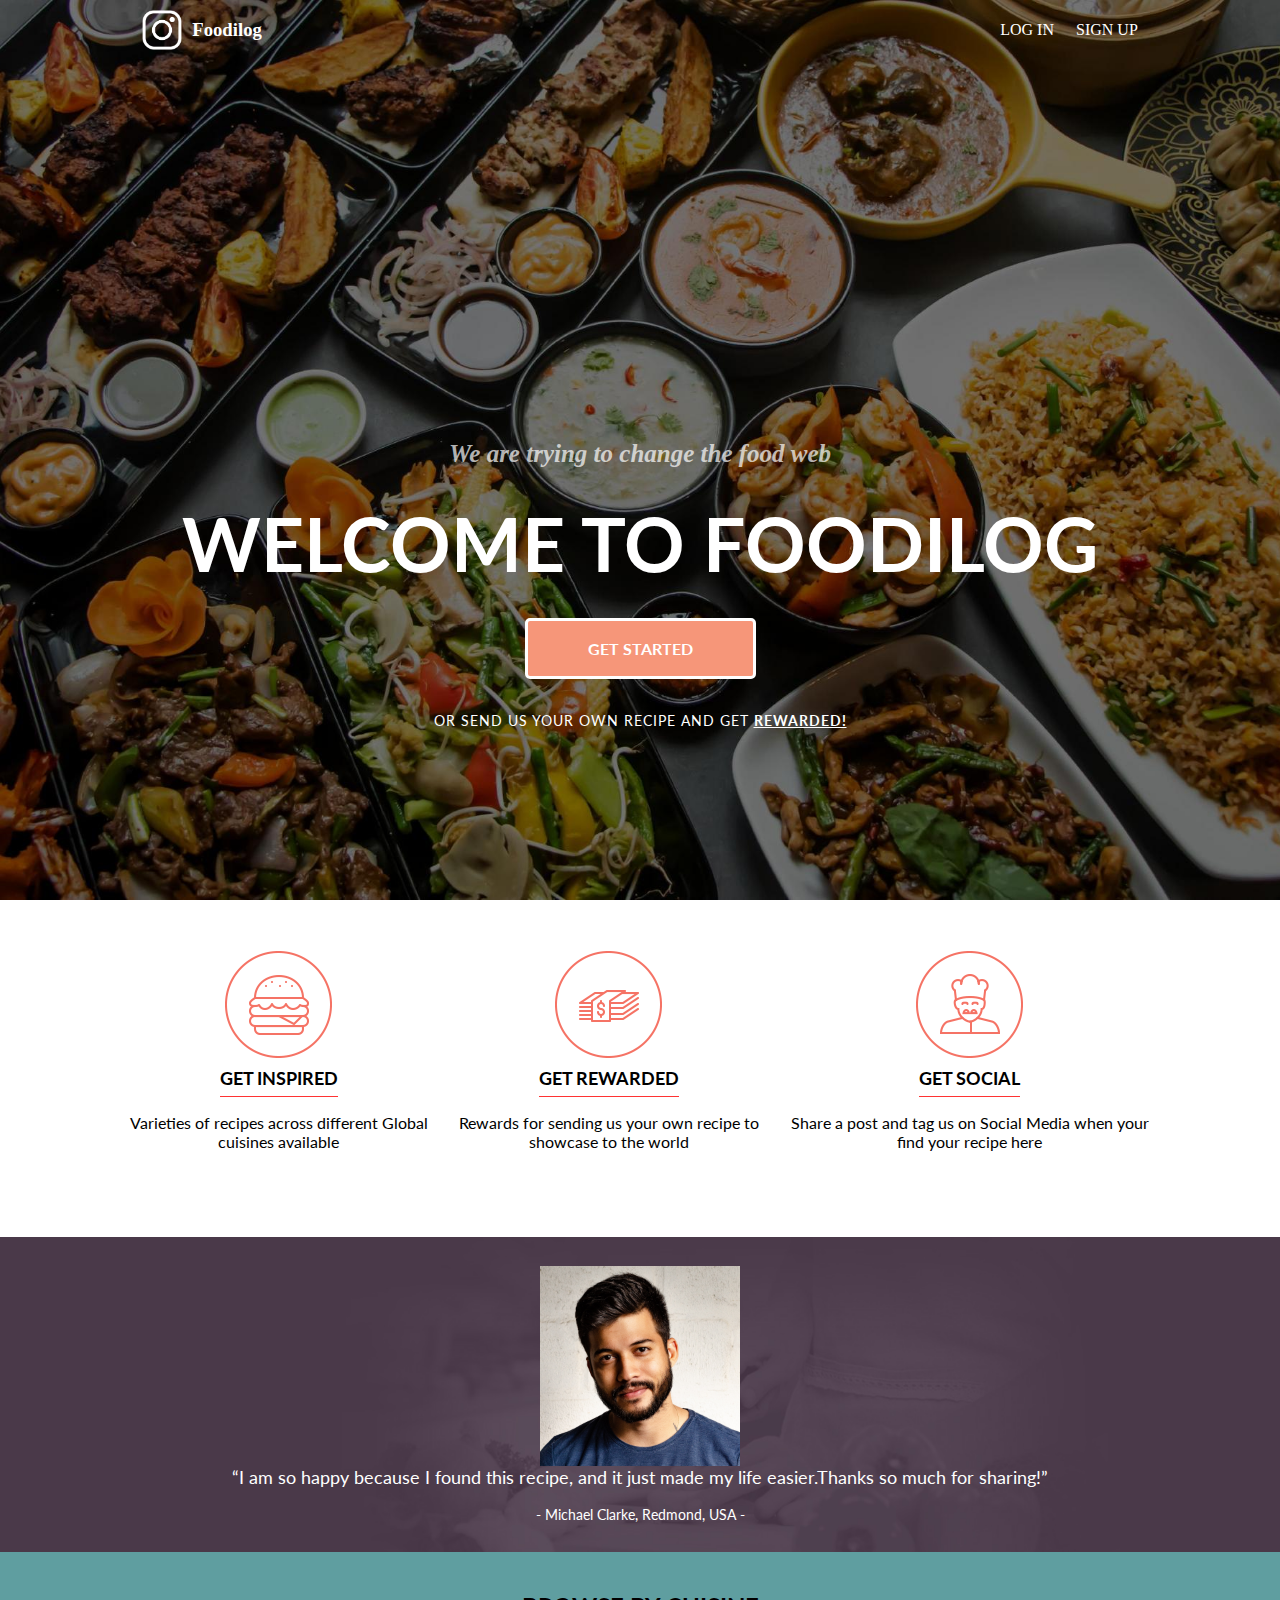
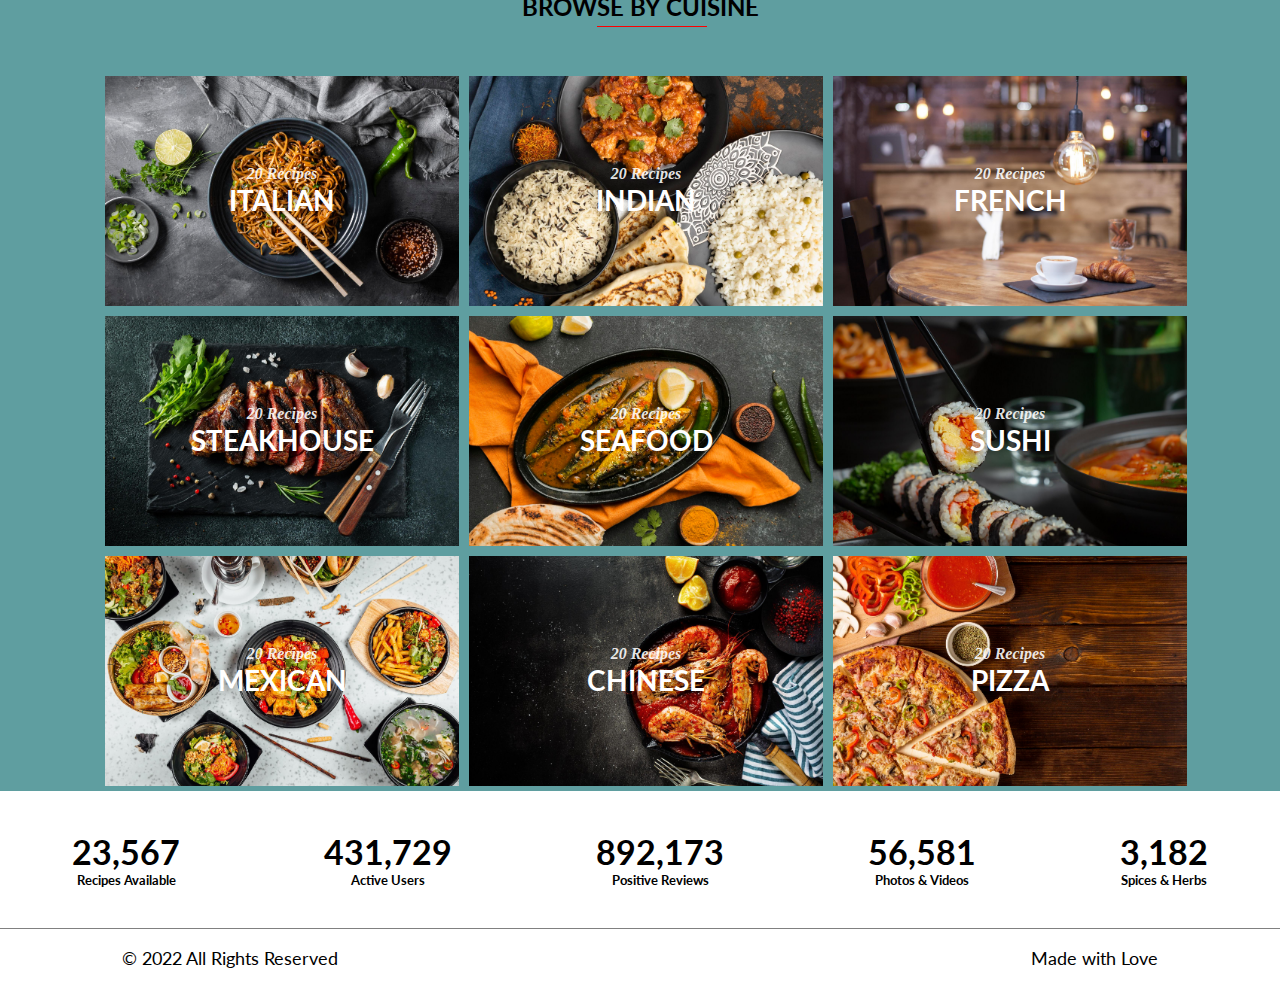
<file: index.html>
<!DOCTYPE html>
<html lang="en">
<head>
  <meta charset="utf-8">
  <meta name="viewport" content="width=device-width, initial-scale=1.0">
  <meta name="description" content="Food Recipe Search">
  

  <title>Foodie | Search for popular recipes</title>

  <!--Google Fonts-->
  <link href='http://fonts.googleapis.com/css?family=Lato:300,400,700,400italic,700italic' rel='stylesheet' type='text/css'>

  <!--CSS-->
  <link href="style.css" rel="stylesheet">

</head>
<body>

  <header id="header">
    <div class="container">
      <div class="top-header">
        <div id="img">
          <div id="img-1"></div>
          </div>
        <div id="log">
          <h3>Foodilog</h3>
        </div>
        
        <nav class="main-nav" role="navigation">
          
          <ul>
            <li><a href="#">log in</a></li>
            <li><a href="#">sign up</a></li>
          </ul>
        </nav>
      </div> 
      <section class="branding">
        <h1> We are trying to change the food web<span>Welcome to foodilog</span></h1>
        <button class="btn-cta">Get Started</button>
        <p>or send us your own recipe and get <a href="#">rewarded!</a></p>
      </section> 
    </div>
  </header> 
  <section id="features">
    <div class="container">
      <article class="feature">
        <figure class="fig-image">
          <img src="burger@2x.png" alt="Burger Icon">
        </figure>
        <figcaption class="fig-body">
          <h2>GET INSPIRED</h2>
          <p>Varieties of recipes across different Global cuisines available</p>
        </figcaption> 
      </article> 
      <article class="feature">
        <figure class="fig-image">
          <img src="money@2x.png" alt="Money Icon">
        </figure>
        <figcaption class="fig-body">
          <h2>GET REWARDED</h2>
          <p>Rewards for sending us your own recipe to showcase to the world</p>
        </figcaption> 
      </article> 
      <article class="feature">
        <figure class="fig-image">
          <img src="chef@2x.png" alt="Chef Icon">
        </figure>
        <figcaption class="fig-body">
          <h2>GET SOCIAL</h2>
          <p>Share a post and tag us on Social Media when your find your recipe here</p>
        </figcaption>
      </article> 
    </div>
  </section> 
  
  <section id="reviews">
    
    <blockquote class="quote">
      <div id="person"></div>
      <q>I am so happy because I found this recipe, and it just made my life easier.Thanks so much for sharing!</q>
      <footer>- Michael Clarke, Redmond, USA -</footer>
    </blockquote>
  </section> 
  <section id="cuisines">
      <h2>Brow<span>se By Cui</span>sine</h2>
      <div class="container">
        <div class="italian cuisine">
          <p> 20 Recipes</p>
          <h3>italian</h3>
        </div>
        <div class="indian cuisine">
          <p> 20 Recipes</p>
          <h3>indian</h3>
        </div>
        <div class="french cuisine">
          <p> 20 Recipes</p>
          <h3>french</h3>
        </div>
        <div class="steak cuisine">
          <p> 20 Recipes</p>
          <h3>steakhouse</h3>
        </div>
        <div class="seafood cuisine">
          <p> 20 Recipes</p>
          <h3>seafood</h3>
        </div>
        <div class="sushi cuisine">
          <p> 20 Recipes</p>
          <h3>sushi</h3>
        </div>
        <div class="mexican cuisine">
          <p> 20 Recipes</p>
          <h3>mexican</h3>
        </div>
        <div class="chinese cuisine">
          <p> 20 Recipes</p>
          <h3>chinese</h3>
        </div>
        <div class="pizza cuisine">
          <p> 20 Recipes</p>
          <h3>pizza</h3>
        </div>
        
      </div> 
  </section> 
  <section id="statistics">
    <div class="stat-data">
      <h3>23,567 <span>Recipes Available</span></h3>
    </div>
    <div class="stat-data">
      <h3>431,729 <span>Active Users</span></h3>
    </div>
    <div class="stat-data">
      <h3>892,173 <span>Positive Reviews</span></h3>
    </div>
    <div class="stat-data">
      <h3>56,581 <span>Photos &#38; Videos</span></h3>
    </div>
    <div class="stat-data">
      <h3>3,182 <span>Spices &#38; Herbs</span></h3>
    </div>
  </section>
  <footer id="footer">
    <div class="container">
      <p>&#169; 2022 All Rights Reserved</p>
      <p>Made with Love</p>
    </div>
  </footer> 
</body>
</html>
</file>
<file: style.css>
body {
  margin: 0;
  padding: 0; }
  
#header {
  padding: 0;
  background-image: url("hero.png");
  background-size: cover;
  background-repeat: no-repeat;
  background-position: center top;
  height: 85vh; }

  #header .container {
    width: 90%;
    margin: 0 auto;
    height: 80%;
    display: flex;
    justify-content: space-between;
    flex-direction: column;
   }

  #header .top-header {
    display: flex;
    justify-content:center; 
  align-items: center;}
    #log{
      width: 60vw;
      color: white;
    }
    
    #header .top-header .logo {
      margin: 0; }
    #header .top-header .main-nav {
      align-self: center; }
    #header .top-header .main-nav ul {
      display: flex;
      list-style: none;
      text-transform: uppercase; }
      #header .top-header .main-nav ul li:nth-child(1) {
        margin-right: 22px; }
      #header .top-header .main-nav ul li a {
        color: #fff;
        text-decoration: none; }
        
        
        
  #header .branding {
    text-align: center; }
    #header .branding h1 {
      font-size: 25px;
      font-family: "Times New Roman";
      color: rgba(255, 255, 255, 0.702);
      font-weight: bold;
      font-style: italic; }
      #header .branding h1 span {
        font-style: normal;
        display: block;
        margin: 30px 0;
        text-transform: uppercase;
        font-size: 35px;
        font-family: "Lato";
        color: #fff;
        font-weight: bold; }
    #header .branding .btn-cta {
      padding: 8px 36px;
      text-transform: uppercase;
      border: 3px solid #fff;
      border-radius: 5px;
      font-size: 16px;
      font-family: "Lato";
      color: #fff;
      background-color: rgba(246, 150, 121);
      font-weight: bold;
      text-align: center; }
    #header .branding p {
      font-size: 14px;
      text-transform: uppercase;
      letter-spacing: 1px;
      font-family: "Lato";
      color: #fff;
      margin: 33px 0 0 0; }
      #header .branding p a {
        color: #fff;
        font-weight: bold; }
        #img{
          padding-right: 10px;
        }
        #img-1{
          width: 40px;
          height: 40px;
          background-image: url("pngwing.com.png");
          background-size:cover;
        }

@media screen and (min-width: 768px) {
  #header {
    height: 100vh; }
    #header .container {
      height: 81%;
      width: 81%;
      margin: 0 auto; }
    #header .branding h1 span {
      font-size: 75px; }
    #header .branding .btn-cta {
      padding: 18px 60px; } }
@media screen and (min-width: 1024px) {
  #header .container {
    width: 87%;
    margin: 0 auto; } }
#footer {
  font-family: "lato";
  font-size: 18px;
  text-align: center; }
  #footer .container {
    width: 100%; }

@media screen and (min-width: 768px) {
  #footer .container {
    width: 81%;
    margin: 0 auto;
    display: flex;
    justify-content: space-between; } }
#features {
  margin: 50px 0 70px 0; }
  #features .container {
    width: 90%;
    margin: 0 auto; }
  #features .feature {
    text-align: center; }
    #features .feature .fig-image {
      margin: 0; }
    #features .feature h2 {
      display: inline-block;
      margin: 5px 0 0 0;
      padding-bottom: 7px;
      font-size: 18px;
      font-family: "Lato";
      color: black;
      font-weight: bold;
      border-bottom: 1px solid #ff3333; }
    #features .feature p {
      font-family: "Lato";
      color: black; }

@media screen and (min-width: 768px) {
  #features .container {
    display: flex;
    width: 81%;
    margin: 0 auto; } }
#mobile-app {
  font-family: "Lato";
  padding: 30px 0 0 20px;
  background-color: #f7f7f7; }
  #mobile-app .content h2 {
    padding-bottom: 8px;
    font-size: 18px;
    font-weight: bold; }
    #mobile-app .content h2 span {
      border-bottom: 1px solid #ff3333;
      padding-bottom: 8px; }
  #mobile-app .iphone {
    display: none; }

@media screen and (min-width: 768px) {
  #mobile-app {
    padding: 30px 0 0 0; }
    #mobile-app .container {
      width: 90%;
      margin: 0 auto;
      display: flex;
      justify-content: space-around; }
    #mobile-app .content {
      flex-basis: calc(55% - 3em); }
    #mobile-app .iphone {
      flex-basis: calc(45% - 3em);
      margin: 0;
      order: -1;
      display: block; }
    #mobile-app .iphone img {
      width: 100%;
      height: 100%; } }

#reviews {
  display: flex;
  justify-content:center;
  align-items: center;
  background-image: url("reviews-bg.jpg");
  background-repeat: no-repeat;
  background-size: cover;
  background-position: center center;
  height: 315px;
  text-align: center;
  font-size: 18px;
  font-family: "Lato";
  color: white; }
  #reviews .quote {
    display: flex;
    flex-direction: column;
    justify-content: center;
    align-items: center;
    margin: 0; }
    #reviews .quote footer {
      margin-top: 18px;
      font-size: 14px; }
 #person{
     width: 200px;
     height: 200px;
     background-image: url("log.jpg");
     background-size:cover;
     background-position: center center;
 }

#cuisines {
  font-family: "lato"; 
background-color: cadetblue;}
  #cuisines h2 {
    text-align: center;
    text-transform: uppercase;
    margin: 0 0 25px 0;
    padding-top: 40px; }
    #cuisines h2 span {
      padding-bottom: 5px;
      border-bottom: 1px solid red; }
  #cuisines .container {
    margin-top: 50px; 
     justify-content: space-evenly;
     margin-left: 100px;}
    #cuisines .container .cuisine {
      display: flex;
      flex-direction: column;
      justify-content: center;
      text-align: center;
      color: #fff;
      width: 30px;
      height: 230px; 
    margin: 5px;}
      #cuisines .container .cuisine h3 {
        margin: 0;
        text-transform: uppercase;
        font-size: 28px;
        font-weight: bold; }
      #cuisines .container .cuisine p {
        font-family: "Times New Roman";
        color: rgba(255, 255, 255, 0.902);
        font-weight: bold;
        font-style: italic;
        margin: 0; }
    #cuisines .container .american {
      background-image: url("american.png");
      background-repeat: no-repeat;
      background-size: cover;
      background-position: center center; }
    #cuisines .container .chinese {
      background-image: url("chinese.png");
      background-repeat: no-repeat;
      background-size: cover;
      background-position: center center; }
    #cuisines .container .french {
      background-image: url("french.png");
      background-repeat: no-repeat;
      background-size: cover;
      background-position: center center; }
    #cuisines .container .indian {
      background-image: url("indian.png");
      background-repeat: no-repeat;
      background-size: cover;
      background-position: center center; }
    #cuisines .container .italian {
      background-image: url("italian.png");
      background-repeat: no-repeat;
      background-size: cover;
      background-position: center center; }
    #cuisines .container .mexican {
      background-image: url("mexican.png");
      background-repeat: no-repeat;
      background-size: cover;
      background-position: center center; }
    #cuisines .container .pizza {
      background-image: url("pizza.png");
      background-repeat: no-repeat;
      background-size: cover;
      background-position: center center; }
    #cuisines .container .seafood {
      background-image: url("seafood.png");
      background-repeat: no-repeat;
      background-size: cover;
      background-position: center center; }
    #cuisines .container .steak {
      background-image: url("steak.png");
      background-repeat: no-repeat;
      background-size: cover;
      background-position: center center; }
    #cuisines .container .sushi {
      background-image: url("sushi.png");
      background-repeat: no-repeat;
      background-size: cover;
      background-position: center center; }

@media screen and (min-width: 768px) {
  #cuisines .container {
    display: flex;
    flex-wrap: wrap;
    justify-content: flex-start; }
    #cuisines .container .cuisine {
      width: 30%; } }
#statistics {
  font-family: "lato";
  background-color: #4a3949;
  padding: 25px 0; }
  #statistics .stat-data {
    color: #fff;
    text-align: center;
    padding: 15px 0; }
    #statistics .stat-data h3 {
      margin: 0;
      font-size: 36px; }
      #statistics .stat-data h3 span {
        font-size: 14px;
        display: block; }

@media screen and (min-width: 768px) {
  #statistics {
    border-bottom: 1px solid grey;
    background-color: #fff;
    display: flex;
    justify-content: space-around; }
    #statistics .stat-data {
      color: #000; }
      #statistics .stat-data h3 {
        font-size: 34px; }
        #statistics .stat-data h3 span {
          font-size: 13px; } }

/*# sourceMappingURL=style.css.map */
</file>
